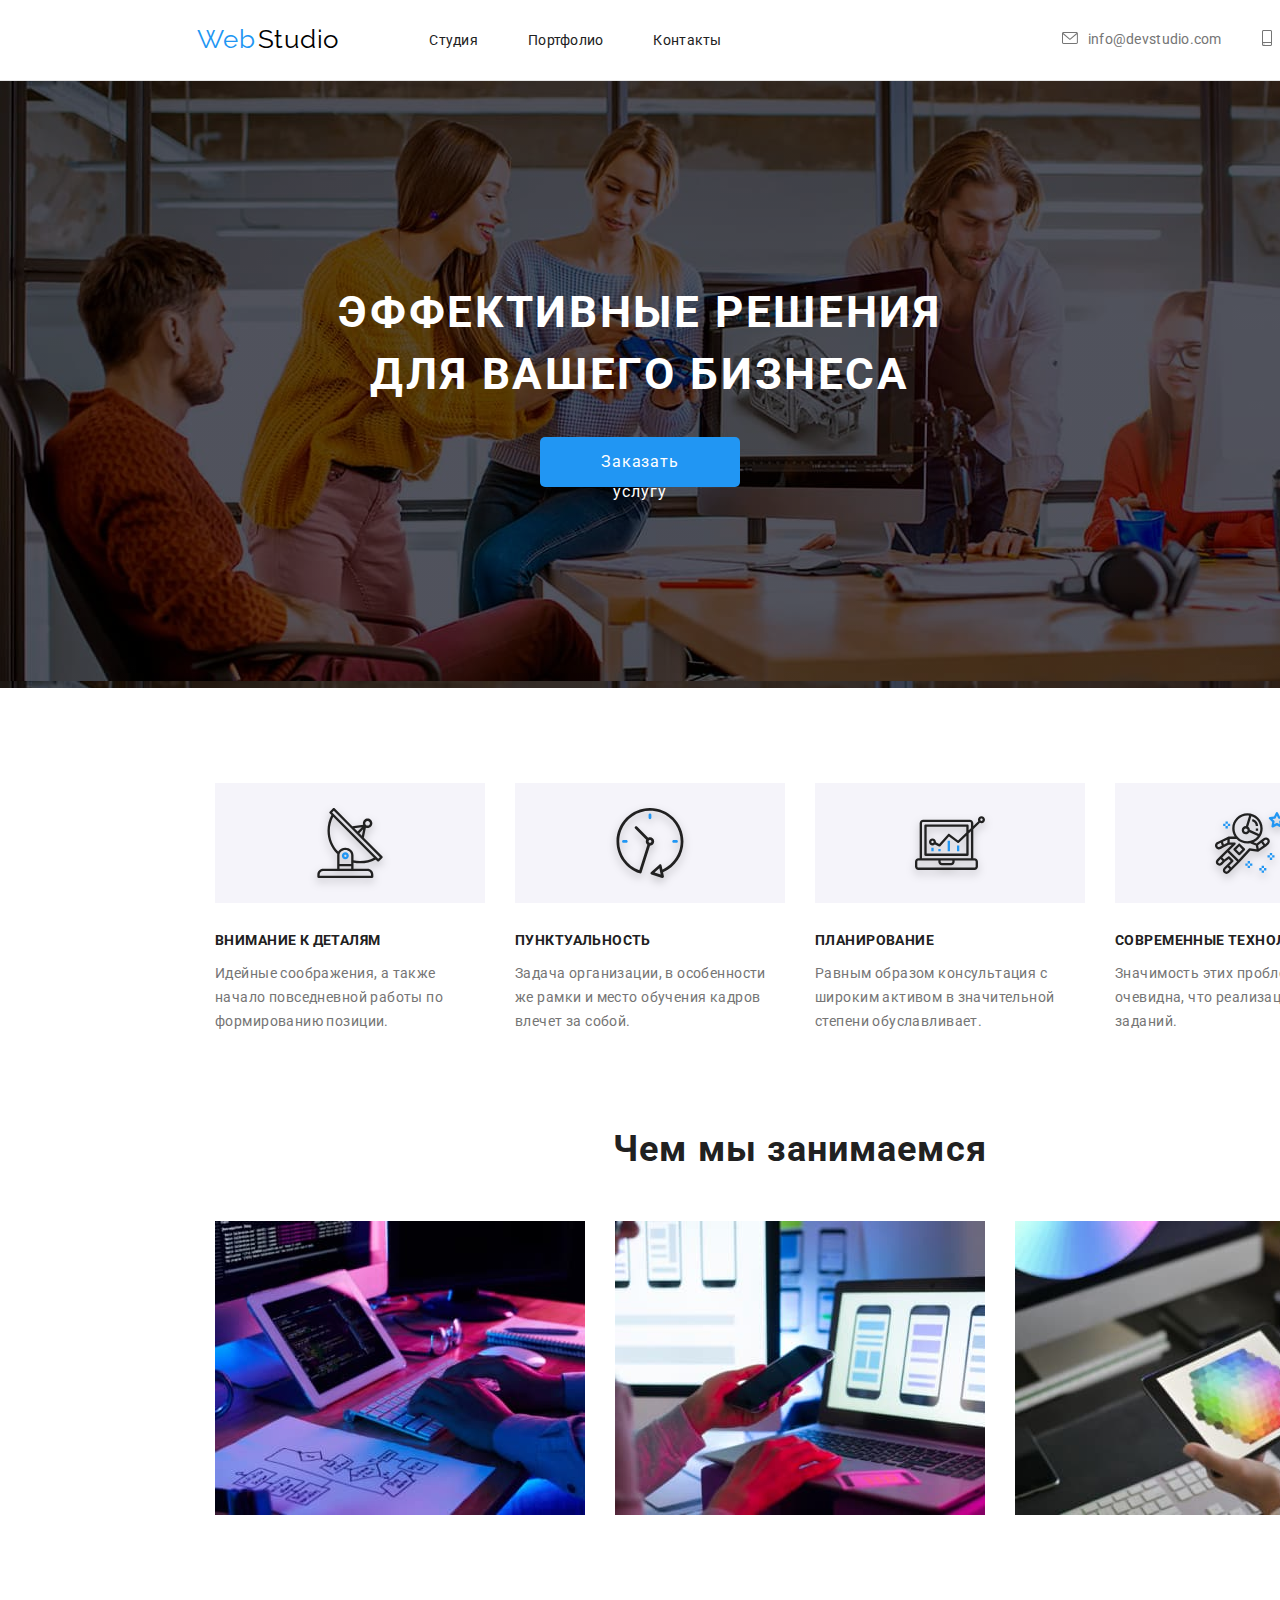
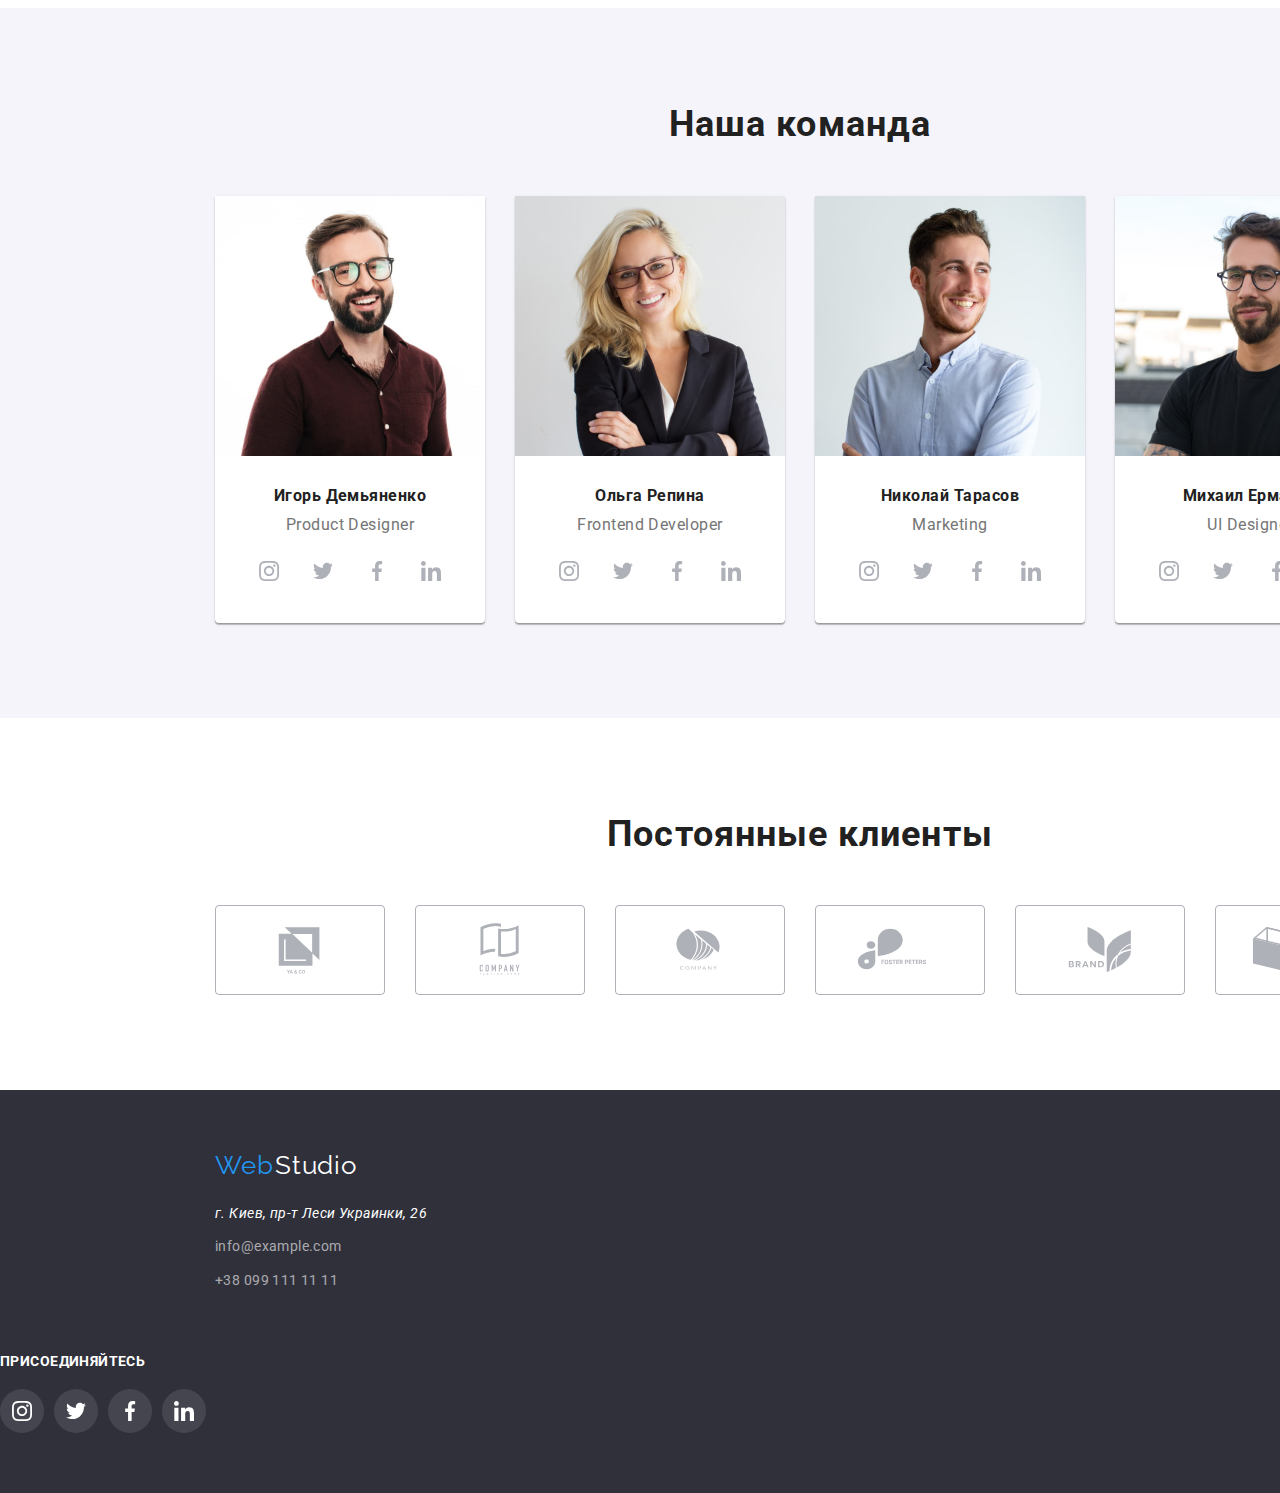
<file: index.html>
<!DOCTYPE html>
<html lang="ru">
<head>
    <meta charset="UTF-8">
    <meta http-equiv="X-UA-Compatible" content="IE=edge">
    <meta name="viewport" content="width=device-width, initial-scale=1.0">
    <title>Document</title>
    <link rel="stylesheet" href="https://cdnjs.cloudflare.com/ajax/libs/modern-normalize/1.0.0/modern-normalize.min.css" />
    <link rel="preconnect" href="https://fonts.googleapis.com">
    <link rel="preconnect" href="https://fonts.gstatic.com" crossorigin>
    <link rel="stylesheet" href="./css/normalize.css">
    <link href="https://fonts.googleapis.com/css2?family=Raleway:wght@700&family=Roboto:wght@400;500;700;900&display=swap"
        rel="stylesheet">
    <link rel="stylesheet" href="./css/styles.css">
</head>
<body>
<!--Шапка профиля-->

<header>

<div class="header-css">
        <div class="logo-css">
            <a class="logo-blue" href="">Web <span class="logo-black">Studio</span></a>
        </div>
        <nav class="nav-css">
            <ul class="list">
                <li class="a-list"><a class="header-list" href="./index.html">Студия</a></li>
                <li class="a-list"><a class="header-list" href="./portfolio.html">Портфолио</a></li>
                <li class="a-list"><a class="header-list" href="">Контакты</a></li>
            </ul>
        </nav>
        <div class="mail-tel-css">
            <ul class="list">
                <li class="mail-tel">
                    <a class="header-list-mail" href="mailto:">
                        <svg class="svg-mail" height="12px" width="16px">
                            <use href="./images/symbol-defs.svg#icon-Mail"></use>
                        </svg>
                        info@devstudio.com</a></li>
                <li class="mail-tel">
                    <a class="header-list-phone" href="tel:">
                        <svg class="svg-phone" height="16px" width="10px">
                            <use href="./images/symbol-defs.svg#icon-Phone"></use>
                        </svg>
                    +38 096 111 11 11</a></li>
                </ul>
        </div>
</div>

</header>

    <!--Главный контент-->

    <main>

        <!--Синий фон-->

        <section class="main-section">
            <div class="main-text">
                <div class="main-title">
                    <h1 class="title-main">ЭФФЕКТИВНЫЕ РЕШЕНИЯ ДЛЯ ВАШЕГО БИЗНЕСА</h1>
                </div>
                         <button class="main-btn">Заказать услугу</button>
                 </div>

        </section>

        <!--Преимущества-->
        <div class="li-list">
                    <section class="section-li">
                        <ul class="list-li">
                            <li class="li-li">
                                <div class="svg-li">
                                    <svg class="svg-svg" height="70px" width="70px">
                                        <use href="./images/symbol-defs.svg#icon-Antenna"></use>
                                    </svg>
                                </div>
                                <h2 class="subtitle">Внимание к деталям</h2>
                                <p class="text-li">Идейные соображения, а также начало повседневной работы по формированию позиции.</p>
                            </li>
                            <li class="li-li">
                                <div class="svg-li">
                                    <svg class="svg-svg" height="70px" width="70px">
                                        <use href="./images/symbol-defs.svg#icon-Clock"></use>
                                    </svg>
                                </div>
                                <h2 class="subtitle">Пунктуальность</h2>
                                <p class="text-li">Задача организации, в особенности же рамки и место обучения кадров влечет за собой.</p>
                            </li>
                            <li class="li-li">
                                <div class="svg-li">
                                    <svg class="svg-svg" height="70px" width="70px">
                                        <use href="./images/symbol-defs.svg#icon-Diagram"></use>
                                    </svg>
                                </div>
                                <h2 class="subtitle">Планирование</h2>
                                <p class="text-li">Равным образом консультация с широким активом в значительной степени обуславливает.</p>
                            </li>
                            <li class="li-li">
                                <div class="svg-li">
                                    <svg class="svg-svg" height="70px" width="70px">
                                        <use href="./images/symbol-defs.svg#icon-Astronaut"></use>
                                    </svg>
                                </div>
                                <h2 class="subtitle">Современные технологии</h2>
                                <p class="text-li">Значимость этих проблем настолько очевидна, что реализация плановых заданий.</p>
                            </li>
                        </ul>
                    
                    </section>
                    
                    <!--Чем занимаемся-->
                    <div class="div-img">
                          <section class="section-img">
                              <h2 class="caption">Чем мы занимаемся</h2>
                             <ul class="list-img">
                                  <li><img src="/images/img1.jpg" alt="Ввод текста на клавиатуре" width="370"></li>
                                   <li><img src="/images/img2.jpg" alt="Телефон и ноутбук" width="370"></li>
                                  <li><img src="/images/img3.jpg" alt="Палитра цветов на планшете" width="370"></li>
                              </ul>
                          </section>
                    </div>
        </div>



        <!--Команда-->

        <div class="div-users">
                    <section class="users">
                        <h2 class="caption-user">Наша команда</h2>
                        <ul class="list-users">
                            <li class="user-card">
                                <img src="/images/img4.jpg" alt="Мужчина Игорь" width="270">
                                <h5 class="user">Игорь Демьяненко</h5>
                                <p class="user-link">Product Designer</p>
                                <ul class="svg-links">
                                    <a href="">
                                        <li class="li-svg-links">
                                            <svg class="svg-link" width="20" height="20">
                                                <use height="20" width="20" href="./images/symbol-defs.svg#icon-Instagram"></use>
                                            </svg>
                                        </li>
                                    </a>
                                    <a href="">
                                        <li class="li-svg-links">
                                            <svg class="svg-link" width="20" height="20">
                                                <use height="20" width="20" href="./images/symbol-defs.svg#icon-Twitter"></use>
                                            </svg>
                                        </li>
                                    </a>
                                    <a href="">
                                        <li class="li-svg-links">
                                            <svg class="svg-link" width="20" height="20">
                                                <use height="20" width="20" href="./images/symbol-defs.svg#icon-Facebook"></use>
                                            </svg>
                                        </li>
                                    </a>
                                    <a href="">
                                        <li class="li-svg-links">
                                            <svg class="svg-link" width="20" height="20">
                                                <use height="20" width="20" href="./images/symbol-defs.svg#icon-Linkedin"></use>
                                            </svg>
                                        </li>
                                    </a>  
                                </ul>
                            </li>
                            <li class="user-card">
                                <img src="/images/img5.jpg" alt="Женщина Ольга" width="270">
                                <h5 class="user">Ольга Репина</h5>
                                <p class="user-link">Frontend Developer</p>
                                <ul class="svg-links">
                                    <a href="">
                                        <li class="li-svg-links">
                                            <svg class="svg-link" width="20" height="20">
                                                <use height="20" width="20" href="./images/symbol-defs.svg#icon-Instagram"></use>
                                            </svg>
                                        </li>
                                    </a>
                                    <a href="">
                                        <li class="li-svg-links">
                                            <svg class="svg-link" width="20" height="20">
                                                <use height="20" width="20" href="./images/symbol-defs.svg#icon-Twitter"></use>
                                            </svg>
                                        </li>
                                    </a>
                                    <a href="">
                                        <li class="li-svg-links">
                                            <svg class="svg-link" width="20" height="20">
                                                <use height="20" width="20" href="./images/symbol-defs.svg#icon-Facebook"></use>
                                            </svg>
                                        </li>
                                    </a>
                                    <a href="">
                                        <li class="li-svg-links">
                                            <svg class="svg-link" width="20" height="20">
                                                <use height="20" width="20" href="./images/symbol-defs.svg#icon-Linkedin"></use>
                                            </svg>
                                        </li>
                                    </a>
                                </ul>
                            </li>
                            <li class="user-card">
                                <img src="/images/img6.jpg" alt="Мужчина Николай" width="270">
                                <h5 class="user">Николай Тарасов</h5>
                                <p class="user-link">Marketing</p>
                                <ul class="svg-links">
                                    <a href="">
                                        <li class="li-svg-links">
                                            <svg class="svg-link" width="20" height="20">
                                                <use height="20" width="20" href="./images/symbol-defs.svg#icon-Instagram"></use>
                                            </svg>
                                        </li>
                                    </a>
                                    <a href="">
                                        <li class="li-svg-links">
                                            <svg class="svg-link" width="20" height="20">
                                                <use height="20" width="20" href="./images/symbol-defs.svg#icon-Twitter"></use>
                                            </svg>
                                        </li>
                                    </a>
                                    <a href="">
                                        <li class="li-svg-links">
                                            <svg class="svg-link" width="20" height="20">
                                                <use height="20" width="20" href="./images/symbol-defs.svg#icon-Facebook"></use>
                                            </svg>
                                        </li>
                                    </a>
                                    <a href="">
                                        <li class="li-svg-links">
                                            <svg class="svg-link" width="20" height="20">
                                                <use height="20" width="20" href="./images/symbol-defs.svg#icon-Linkedin"></use>
                                            </svg>
                                        </li>
                                    </a>
                                </ul>
                            </li>
                            <li class="user-card">
                                <img src="/images/img7.jpg" alt="Мужчина Михаил" width="270">
                                <h5 class="user">Михаил Ермаков</h5>
                                <p class="user-link">UI Designer</p>
                                <ul class="svg-links">
                                    <a href="">
                                        <li class="li-svg-links">
                                            <svg class="svg-link" width="20" height="20">
                                                <use height="20" width="20" href="./images/symbol-defs.svg#icon-Instagram"></use>
                                            </svg>
                                        </li>
                                    </a>
                                    <a href="">
                                        <li class="li-svg-links">
                                            <svg class="svg-link" width="20" height="20">
                                                <use height="20" width="20" href="./images/symbol-defs.svg#icon-Twitter"></use>
                                            </svg>
                                        </li>
                                    </a>
                                    <a href="">
                                        <li class="li-svg-links">
                                            <svg class="svg-link" width="20" height="20">
                                                <use height="20" width="20" href="./images/symbol-defs.svg#icon-Facebook"></use>
                                            </svg>
                                        </li>
                                    </a>
                                    <a href="">
                                        <li class="li-svg-links">
                                            <svg class="svg-link" width="20" height="20">
                                                <use height="20" width="20" href="./images/symbol-defs.svg#icon-Linkedin"></use>
                                            </svg>
                                        </li>
                                    </a>
                                </ul>
                            </li>
                        </ul>
                    </section>
        </div>

        <!--Постоянные клиенты-->
        <section class="section-clients">
            <div>
                <h3 class="h-clients">Постоянные клиенты</h3>
                <ul class="svg-clients">
                    <a href="">
                        <li class="li-clients">
                            <svg class="svg-client" width="106" height="60">
                                <use href="./images/symbol-defs.svg#icon-Logo6"></use>
                            </svg>
                        </li>
                    </a>
                    <a href="">
                        <li class="li-clients">
                            <svg class="svg-client" width="106" height="60">
                                <use href="./images/symbol-defs.svg#icon-Logo1"></use>
                            </svg>
                        </li>
                    </a>
                    <a href="">
                        <li class="li-clients">
                            <svg class="svg-client" width="106" height="60">
                                <use href="./images/symbol-defs.svg#icon-Logo2"></use>
                            </svg>
                        </li>
                    </a>
                    <a href="">
                        <li class="li-clients">
                            <svg class="svg-client" width="106" height="60">
                                <use href="./images/symbol-defs.svg#icon-Logo3"></use>
                            </svg>
                        </li>
                    </a>
                    <a href="">
                        <li class="li-clients">
                            <svg class="svg-client" width="106" height="60">
                                <use href="./images/symbol-defs.svg#icon-Logo4"></use>
                            </svg>
                        </li>
                    </a>
                    <a href="">
                        <li class="li-clients">
                            <svg class="svg-client" width="106" height="60">
                                <use href="./images/symbol-defs.svg#icon-Logo5"></use>
                            </svg>
                        </li>
                    </a>
                </ul>
            </div>
        </section>


    </main>

    <!--Подвал-->

    <footer class="footer">
        <div class="div-footer">
            <div class="div-logo">
                <a class="logo-blue" href="">Web <span class="logo-white">Studio</span></a>
            </div>
            <div class="div-nav">
                 <address class="adress">г. Киев, пр-т Леси Украинки, 26</address>
                 <a class="contacts" href="mailto:">info@example.com</a>
                 <a class="contacts" href="tel:+">+38 099 111 11 11</a>
            </div>
            <div class="contacts-footer">
                <h3 class="h-footer">ПРИСОЕДИНЯЙТЕСЬ</h3>
                <ul class="ul-footer">
                    <a href="">
                        <li class="li-footer">
                            <svg class="svg-footer" width="20" height="20">
                                <use href="./images/symbol-defs.svg#icon-Instagram"></use>
                            </svg>
                        </li>
                    </a>
                    <a href="">
                        <li class="li-footer">
                            <svg class="svg-footer" width="20" height="20">
                                <use href="./images/symbol-defs.svg#icon-Twitter"></use>
                            </svg>
                        </li>
                    </a>
                    <a href="">
                        <li class="li-footer">
                            <svg class="svg-footer" width="20" height="20">
                                <use href="./images/symbol-defs.svg#icon-Facebook"></use>
                            </svg>
                        </li>
                    </a>
                    <a href="">
                        <li class="li-footer">
                            <svg class="svg-footer" width="20" height="20">
                                <use href="./images/symbol-defs.svg#icon-Linkedin"></use>
                            </svg>
                        </li>
                    </a>
                </ul>
            </div>
        </div>
        
        
    </footer>

</body>
</html>
</file>
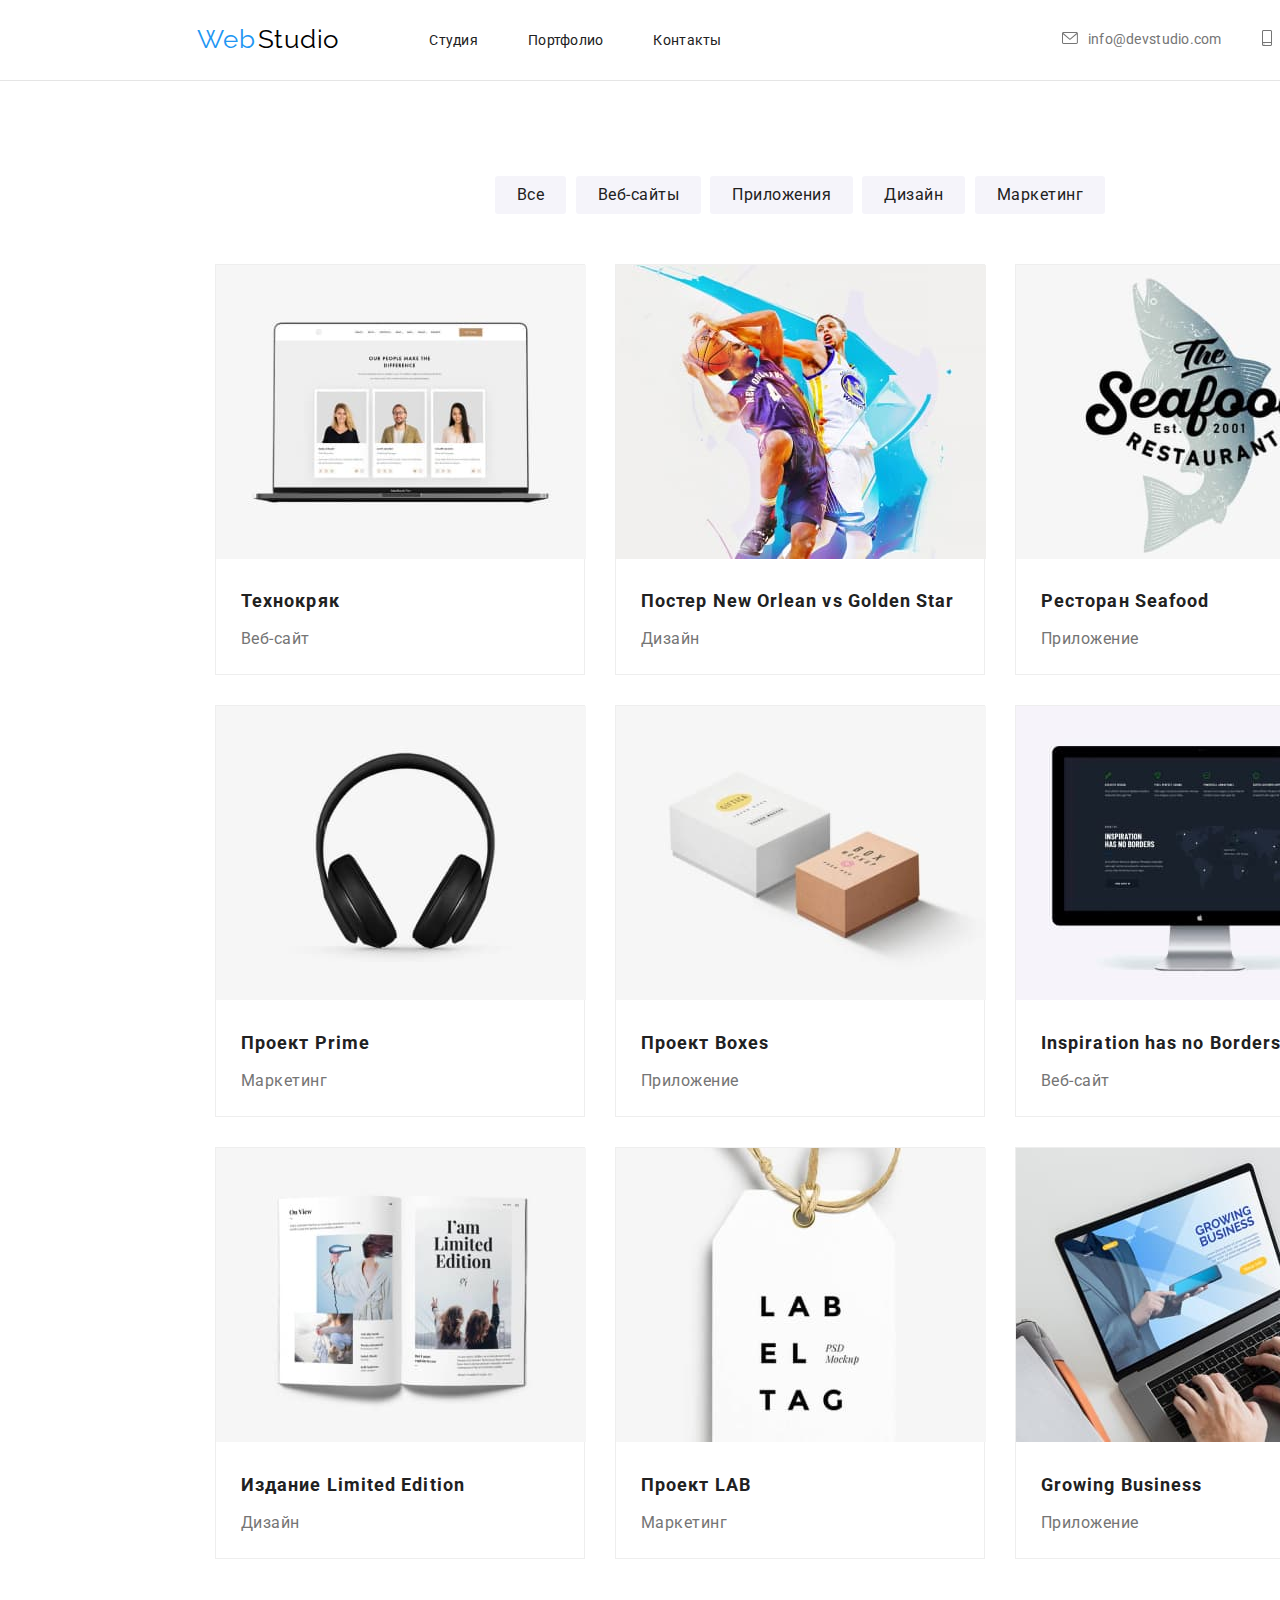
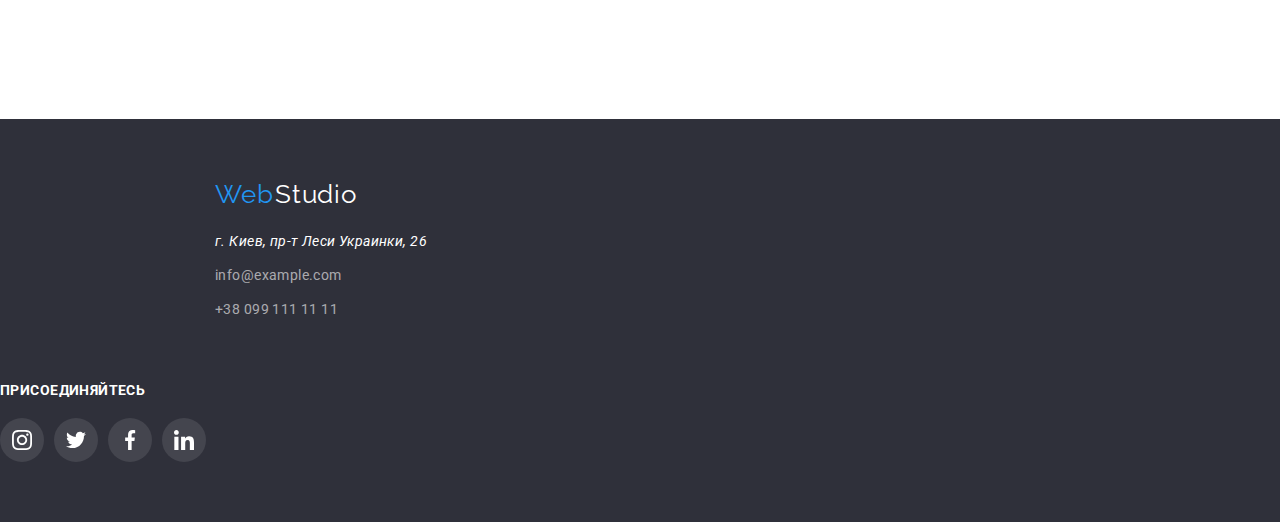
<file: portfolio.html>
<!DOCTYPE html>
<html lang="en">
<head>
    <meta charset="UTF-8">
    <meta http-equiv="X-UA-Compatible" content="IE=edge">
    <meta name="viewport" content="width=device-width, initial-scale=1.0">
    <title>Document</title>
        <link rel="preconnect" href="https://fonts.googleapis.com">
        <link rel="preconnect" href="https://fonts.gstatic.com" crossorigin>
        <link rel="stylesheet" href="./css/normalize.css">
        <link href="https://fonts.googleapis.com/css2?family=Raleway:wght@700&family=Roboto:wght@400;500;700;900&display=swap"
            rel="stylesheet">
            <link rel="stylesheet" href="./css/styles.css">
</head>
<body>

    <!--Шапка портфолио-->

<header>

    <div class="header-css">
        <div class="logo-css">
            <a class="logo-blue" href="">Web <span class="logo-black">Studio</span></a>
        </div>
        <nav class="nav-css">
            <ul class="list">
                <li class="a-list"><a class="header-list" href="./index.html">Студия</a></li>
                <li class="a-list"><a class="header-list" href="./portfolio.html">Портфолио</a></li>
                <li class="a-list"><a class="header-list" href="">Контакты</a></li>
            </ul>
        </nav>
        <div class="mail-tel-css">
            <ul class="list">
                <li class="mail-tel">
                    <a class="header-list-mail" href="mailto:">
                        <svg class="svg-mail" height="12px" width="16px">
                            <use href="./images/symbol-defs.svg#icon-Mail"></use>
                        </svg>
                        info@devstudio.com</a>
                </li>
                <li class="mail-tel">
                    <a class="header-list-phone" href="tel:">
                        <svg class="svg-phone" height="16px" width="10px">
                            <use href="./images/symbol-defs.svg#icon-Phone"></use>
                        </svg>
                        +38 096 111 11 11</a>
                </li>
            </ul>
        </div>
    </div>

</header>

    <!--Главный контент портфолио-->

    <main>

        <div class="portfolio-main-div">
                    <div class="div-portfolio">
                        <h1 hidden>Наши работы</h1>
                    
                        <!--Список кнопок-->
                    
                        <div>
                            <ul class="portfolio-list">
                                <li><button class="btn-list btn" type="button">Все</button></li>
                                <li><button class="btn-list btn" type="button">Веб-сайты</button></li>
                                <li><button class="btn-list btn" type="button">Приложения</button></li>
                                <li><button class="btn-list btn" type="button">Дизайн</button></li>
                                <li><button class="btn-list btn" type="button">Маркетинг</button></li>
                            </ul>
                        </div>
                    
                        <!--Фото наших работ-->
                    
                        <section>
                            <ul class="list-img-portfolio">
                                <a class="portfolio-card" href="">
                                        <img src="./images/img11.jpg" alt="Сайт на ноутбуке" width="370">
                                        <h2 class="headline">Технокряк</h2>
                                        <p class="heading-text">Веб-сайт</p>
                                </a>
                                <a class="portfolio-card" href="">
                                    <img src="./images/img12.jpg" alt="Баскетбольный постер" width="370">
                                    <h2 class="headline">Постер New Orlean vs Golden Star</h2>
                                    <p class="heading-text">Дизайн</p>
                                </a>
                                <a class="portfolio-card" href="">
                                    <img src="./images/img13.jpg" alt="Логотип ресторана морепродуктов" width="370">
                                    <h2 class="headline">Ресторан Seafood</h2>
                                    <p class="heading-text">Приложение</p>
                                </a>
                                <a class="portfolio-card" href="">
                                    <img src="./images/img14.jpg" alt="Наушники" width="370">
                                    <h2 class="headline">Проект Prime</h2>
                                    <p class="heading-text">Маркетинг</p>
                                </a>
                                <a class="portfolio-card" href="">
                                    <img src="./images/img15.jpg" alt="Две коробки" width="370">
                                    <h2 class="headline">Проект Boxes</h2>
                                    <p class="heading-text">Приложение</p>
                                </a>
                                <a class="portfolio-card" href="">
                                    <img src="./images/img16.jpg" alt="Монитор компьютера" width="370">
                                    <h2 class="headline">Inspiration has no Borders</h2>
                                    <p class="heading-text">Веб-сайт</p>
                                </a>
                                <a class="portfolio-card" href="">
                                    <img src="./images/img17.jpg" alt="Раскрытая книга" width="370">
                                    <h2 class="headline">Издание Limited Edition</h2>
                                    <p class="heading-text">Дизайн</p>
                                </a>
                                <a class="portfolio-card" href="">
                                    <img src="./images/img18.jpg" alt="Этикетка" width="370">
                                    <h2 class="headline">Проект LAB</h2>
                                    <p class="heading-text">Маркетинг</p>
                                </a>
                                <a class="portfolio-card" href="">
                                    <img src="./images/img19.jpg" alt="Мужчина печатает на ноутбуке" width="370">
                                    <h2 class="headline">Growing Business</h2>
                                    <p class="heading-text">Приложение</p>
                                </a>
                            </ul>
                        </section>
                    </div>
        </div>




    </main>

        <footer class="footer">
            <div class="div-footer">
                <div class="div-logo">
                    <a class="logo-blue" href="">Web <span class="logo-white">Studio</span></a>
                </div>
                <div class="div-nav">
                    <address class="adress">г. Киев, пр-т Леси Украинки, 26</address>
                    <a class="contacts" href="mailto:">info@example.com</a>
                    <a class="contacts" href="tel:+">+38 099 111 11 11</a>
                </div>
                <div class="contacts-footer">
                    <h3 class="h-footer">ПРИСОЕДИНЯЙТЕСЬ</h3>
                    <ul class="ul-footer">
                        <a href="">
                            <li class="li-footer">
                                <svg class="svg-footer" width="20" height="20">
                                    <use href="./images/symbol-defs.svg#icon-Instagram"></use>
                                </svg>
                            </li>
                        </a>
                        <a href="">
                            <li class="li-footer">
                                <svg class="svg-footer" width="20" height="20">
                                    <use href="./images/symbol-defs.svg#icon-Twitter"></use>
                                </svg>
                            </li>
                        </a>
                        <a href="">
                            <li class="li-footer">
                                <svg class="svg-footer" width="20" height="20">
                                    <use href="./images/symbol-defs.svg#icon-Facebook"></use>
                                </svg>
                            </li>
                        </a>
                        <a href="">
                            <li class="li-footer">
                                <svg class="svg-footer" width="20" height="20">
                                    <use href="./images/symbol-defs.svg#icon-Linkedin"></use>
                                </svg>
                            </li>
                        </a>
                    </ul>
                </div>
            </div>
        
        
        </footer>

    
</body>
</html>
</file>
<file: css/styles.css>
*,
*::before,
*::after {
    box-sizing: border-box;
}

body {
    background-color: #E5E5E5;
    font-family: 'Roboto', sans-serif;
}


.header-css {
    display: flex;
    flex-direction: row;
    align-items: center;
    justify-content: center;
    margin: auto;
    width: 1600px;
    height: 80px;
    background-color: #FFFFFF;
    margin-bottom: 1px;
}

.logo-css {
    margin-left: 150px;
    margin-right: 90px;
}


.nav-css .list  {
    display: flex;
    flex-direction: row;
    justify-content: center;
    gap: 50px;
    margin-right: 330px;
    padding-inline-start: 0;
}

.mail-tel-css .list {
    display: flex;
    flex-direction: row;
    justify-content: center;
    align-items: center;
    margin-right: 150px;
    padding-inline-start: 0;
}

.logo-blue {
        font-family: 'Raleway';
            font-size: 26px;
            line-height: 1.2;
            letter-spacing: 0.03em;
            color: #2196F3;
            text-decoration: none;
}

.logo-black {
    font-family: 'Raleway', sans-serif;
        font-size: 26px;
        line-height: 1.2;
        letter-spacing: 0.03em;
        color: black;
        text-decoration: none;
        margin-left: -6px;
}

.logo-white {
        font-family: 'Raleway', sans-serif;
            font-size: 26px;
            line-height: 1.2;
            letter-spacing: 0.03em;
            color: #FFFFFF;
            text-decoration: none;
            margin-left: -6px;
}

.header-list {
    font-family: 'Roboto', sans-serif;
    font-size: 14px;
    line-height: 1.1;
    letter-spacing: 0.02em;
    color: #212121;
    text-decoration: none;

}

.header-list-mail {
    font-family: 'Roboto', sans-serif;
        font-size: 14px;
        line-height: 1.1;
        letter-spacing: 0.02em;
        color: #757575;
        text-decoration: none;
        margin-right: 30px;
        margin-left: 10px;
        display: flex;
        gap: 10px;
        align-items: baseline;
        justify-content: baseline;
}

.header-list-phone {
    font-family: 'Roboto', sans-serif;
    font-size: 14px;
    line-height: 1.1;
    letter-spacing: 0.02em;
    color: #757575;
    text-decoration: none;
    margin-left: 10px;
    display: flex;
    gap: 10px;
    align-items: baseline;
    justify-content: baseline;
}

.header-list:focus,
.header-list:hover {
    color: #2196F3;
}


.header-list-mail:focus,
.header-list-mail:hover {
    color:#2196F3;
}

.header-list-phone:focus,
.header-list-phone:hover {
    color: #2196F3;
}

.svg-mail {
    fill: #757575;
}

.svg-phone {
    fill: #757575;
}

.header-list-phone:focus .svg-phone,
.header-list-phone:hover .svg-phone {
    fill: #2196F3;
}

.header-list-mail:focus .svg-mail,
.header-list-mail:hover .svg-mail {
    fill: #2196F3;
}

.title {
    font-family: 'Roboto';
        font-size: 44px;
        line-height: 1.4;
        letter-spacing: 0.06em;
        color: #FFFFFF;
        text-align: center;
}

.main-section {
    max-width: 1600px;
    padding: 1px;
    margin: 0 auto;
    background-image: linear-gradient(to right, rgba(0, 0, 0, 0.4), rgba(0, 0, 0, 0.4)), url(../images/img20.jpg);
}


.title-main {
     font-family: 'Roboto';
        font-size: 44px;
         line-height: 1.4;
         letter-spacing: 0.06em;
         color: #FFFFFF;
         text-align: center;
         margin: 0 auto;
}


.main-title {
    margin-top: 70px;
    margin-bottom: 30px;
    display: flex;
    flex-wrap: wrap;
    justify-content: center;
    width: 700px;
    height: 125px;
    margin: 200px auto 30px;

}

.main-text {
    margin: 200px auto;
}

.main-btn {
    font-family: 'Roboto';
        font-size: 16px;
        line-height: 1.9;
        letter-spacing: 0.06em;
        color: #FFFFFF;
        background-color: #2196F3;
        cursor: pointer;
        width: 200px;
        height: 50px;
        margin: 0 auto;
        display: flex;
        border-radius: 5px;
        padding: 10px 32px;
        margin-bottom: 200x;
        border: #2196F3;
}

.svg-li {
    width: 270px;
    height: 120px;
    background-color: #F5F4FA;
    margin-bottom: 30px;
}



.li-list {
    padding-top: 95px;
    padding-bottom: 95px;
    width: 1600px;
    height: 920px;
    margin: 0 auto;
    background-color: #FFFFFF;
}

.list-li {
    list-style-type: none;
    display: flex;
    margin: 0 215px;
    width: 1170px;
    padding-inline-start: 0;
    gap: 30px;
}


.subtitle {
font-family: 'Roboto';
    font-size: 14px;
    line-height: 1.1;
    letter-spacing: 0.03em;
    text-transform: uppercase;
    color: #212121;
    margin: auto;
}

.li-li {
    width: 270px;
    height: 100px;
}

.text-li {
     font-family: 'Roboto';
         font-size: 14px;
         line-height: 1.7;
         letter-spacing: 0.03em;
         color: #757575;
         margin: 14px 0 0;
         width: 270px;
         height: 75px;
         margin-right: 30px;
}

.list {
    list-style-type: none;
}

.section-li {
    height: 250px;
    margin-bottom: 95px;
}

.svg-svg {
    margin: 25px 100px;
    filter: drop-shadow(0px 4px 4px rgba(0, 0, 0, 0.25));
}

.section-img {
    width: 1170px;
    height: 390px;
}

.text {
    font-family: 'Roboto';
        font-size: 14px;
        line-height: 1.7;
        letter-spacing: 0.03em;
        color: #757575;
}

.caption {
    font-family: 'Roboto';
        font-size: 36px;
        line-height: 1.2;
        text-align: center;
        letter-spacing: 0.03em;
        color: #212121;
        margin: 0 auto 50px;
}

.div-img {
    display: flex;
    flex-direction: column;
    justify-content: center;
    align-items: center;
}

.list-img {
    list-style-type: none;
    display: flex;
    justify-content: center;
    margin: 0;
    padding-inline-start: 0;
    gap: 30px;

}

.div-users {
    padding: 95px 0;
    width: 1600px;
    margin: 0 auto;
    background-color: #F5F4FA;
}

.list-users {
    display: flex;
    list-style-type: none;
    padding-inline-start: 0;
    justify-content: center;
    align-items: center;
    gap: 30px;
    width: 1170px;
    /* height: 370px; */
    margin: 0 auto;
}

.caption-user {
        font-family: 'Roboto';
            font-size: 36px;
            line-height: 1.2;
            text-align: center;
            letter-spacing: 0.03em;
            color: #212121;
            margin: 0 auto 50px;
}

.user {
    font-family: 'Roboto';
        font-size: 16px;
        line-height: 1.2;
        letter-spacing: 0.03em;
        color: #212121;
        margin: 30px auto 0;
        padding: 0 auto;
}

.user-link {
    font-family: 'Roboto';
        font-size: 16px;
        line-height: 19px;
        letter-spacing: 0.03em;
        color: #757575;
        margin: 10px auto 15px;
        padding: 0 auto;
}

.user-card {
    width: 270px;
    display: flex;
    flex-direction: column;
    justify-content: baseline;
    align-items: baseline;
    background-color: #FFFFFF;
    padding-bottom: 30px;
    box-shadow: 0px 1px 3px rgba(0, 0, 0, 0.12), 0px 1px 1px rgba(0, 0, 0, 0.14), 0px 2px 1px rgba(0, 0, 0, 0.2);
    border-radius: 0px 0px 4px 4px;
}

.svg-link {
    fill: #AFB1B8;
}

.svg-links {
    display: flex;
    list-style: none;
    gap: 10px;
    padding: 0;
    margin: 0 auto;
}

.li-svg-links {
    padding: 12px;
    height: 44px;
    border-radius: 50%;
}

.li-svg-links:hover,
.li-svg-links:focus {
    background-color: #2196F3;

}

.li-svg-links:hover .svg-link,
.li-svg-links:focus .svg-link {
    fill: #FFFFFF;
}

.users {
    background-color: #F5F4FA;
}

.section-clients {
    width: 1600px;
    background-color: #FFFFFF;
    margin: 0 auto;
    padding: 95px 0;
}

.h-clients {
    font-family: 'Roboto';
    font-style: normal;
    font-weight: 700;
    font-size: 36px;
    line-height: 42px;
    text-align: center;
    letter-spacing: 0.03em;
    color: #212121;
    margin: 0;
    margin-bottom: 50px;
}

.svg-clients {
    list-style: none;
    display: flex;
    margin: 0;
    justify-content: center;
    align-items: center;
    gap: 30px;
    padding: 0;
}

.svg-client {
    fill: #AFB1B8;
}

.li-clients {
    display: flex;
    justify-content: center;
    align-items: center;
    width: 170px;
    height: 90px;
    border: 1px solid #AFB1B8;
    border-radius: 4px;
}

.li-clients:hover,
.li-clients:focus {
    border-color: #2196F3;
}

.li-clients:hover .svg-client,
.li-clients:focus .svg-client {
    fill: #2196F3;
}

.adress {
    font-family: 'Roboto';
        font-size: 14px;
        line-height: 1.7;
        letter-spacing: 0.03em;
        color: #FFFFFF;
        max-width: 230px;
        display: inline-block;
}

.contacts {
    font-family: 'Roboto';
        font-size: 14px;
        line-height: 1.7;
        letter-spacing: 0.03em;
        color: rgba(255, 255, 255, 0.6);
        text-decoration: none;
        max-width: 230px;
        display: inline-block;
}

.btn-list {
    font-family: 'Roboto';
        font-size: 16px;
        line-height: 1.6;
        text-align: center;
        letter-spacing: 0.03em;
        color: #212121;
    background-color: #F5F4FA;
        cursor: pointer;
        border: 0;
        border-radius: 3px;
}

.btn-list:focus,
.btn-list:hover {
    background-color: #2196F3;
    color: #FFFFFF;
    box-shadow: 0px 3px 1px rgba(0, 0, 0, 0.1), 0px 1px 2px rgba(0, 0, 0, 0.08), 0px 2px 2px rgba(0, 0, 0, 0.12);
    border-radius: 4px;
}

.headline {
    font-family: 'Roboto';
        font-style: normal;
        font-weight: 700;
        font-size: 18px;
        line-height: 2;
        letter-spacing: 0.06em;
        color: #212121;
        margin: 20px 25px 5px;
}

.heading-text {
    font-family: 'Roboto';
        font-size: 16px;
        line-height: 1.9;
        letter-spacing: 0.03em;
        color: #757575;
        margin: 5px 25px 20px;
}

.div-footer {
    width: 1600px;
    margin: 0 auto;
    padding: 60px 0;
    display: inline-block;
}

.div-logo {
    margin: 0 155px 20px 215px;
    max-width: 150px;
    display: inline-block;
}

.div-nav {
    display: flex;
    flex-direction: column;
    gap: 10px;
    margin: 0 70px 60px 215px;
    max-width: 230px;
}

.footer {
    background-color: #2F303A;
    width: 1600px;
    margin: 0 auto;
}

.contacts-footer {
    max-width: 210px;
    display: flex;
    flex-direction: column;
}

.h-footer {
    margin: 0;
    font-family: 'Roboto';
    font-style: normal;
    font-weight: 700;
    font-size: 14px;
    line-height: 16px;
    letter-spacing: 0.03em;
    text-transform: uppercase;
    color: #FFFFFF;
    display: inline-block;
    margin-bottom: 20px;
}

.ul-footer {
    list-style: none;
    display: flex;
    gap: 10px;
    padding: 0;
    margin: 0;
    max-width: 206px;
}

.li-footer {
    border-radius: 50%;
    background-color: #fff 10%;
    width: 44px;
    height: 44px;
    display: flex;
    justify-content: center;
    align-items: center;
    background-color: rgba(255, 255, 255, 0.1);
}

.li-footer:hover,
.li-footer:focus {
    background-color: #2196F3;
}

.svg-footer {
    fill: #FFFFFF;
}


/* PORTFOLIO */

.portfolio-main-div {
    width: 1600px;
    margin: 0 auto;
    padding: 95px 0 95px;
    background-color: #FFFFFF;
}

.div-portfolio {
    width: 1170px;
    margin: 0 auto 95px;
}

.a-portfolio {

}

.portfolio-list {
    list-style-type: none;
    display: flex;
    flex-direction: row;
    justify-content: space-between;
    width: 610px;
    margin: 0 auto 35px;
    padding-inline-start: 0;
    padding-bottom: 15px;
}

.list-img-portfolio {
    list-style-type: none;
    display: flex;
    flex-wrap: wrap;
    margin: 0;
    padding-inline-start: 0;
    width: 1170px;
}

.portfolio-card {
    margin: 0;
    width: 370px;
    margin-right: 30px;
    margin-bottom: 30px;
    border: 1px solid #EEEEEE;
    text-decoration: none;
}

.portfolio-card:hover,
.portfolio-card:focus {
    box-shadow: 0px 1px 1px rgba(0, 0, 0, 0.12), 0px 4px 4px rgba(0, 0, 0, 0.06), 1px 4px 6px rgba(0, 0, 0, 0.16);
}

.portfolio-card:nth-child(3n+3) {
    margin-right: -30px;
}

.portfolio-card:nth-last-child(-n + 3) {
    margin-bottom: -30px;
}

.btn { 
    padding: 6px 22px;
}

/* .img_thumb {
    width: ;
}

.img_thumb > img {
    display: block;
    width: 100%;
    height: auto;
} */
</file>
